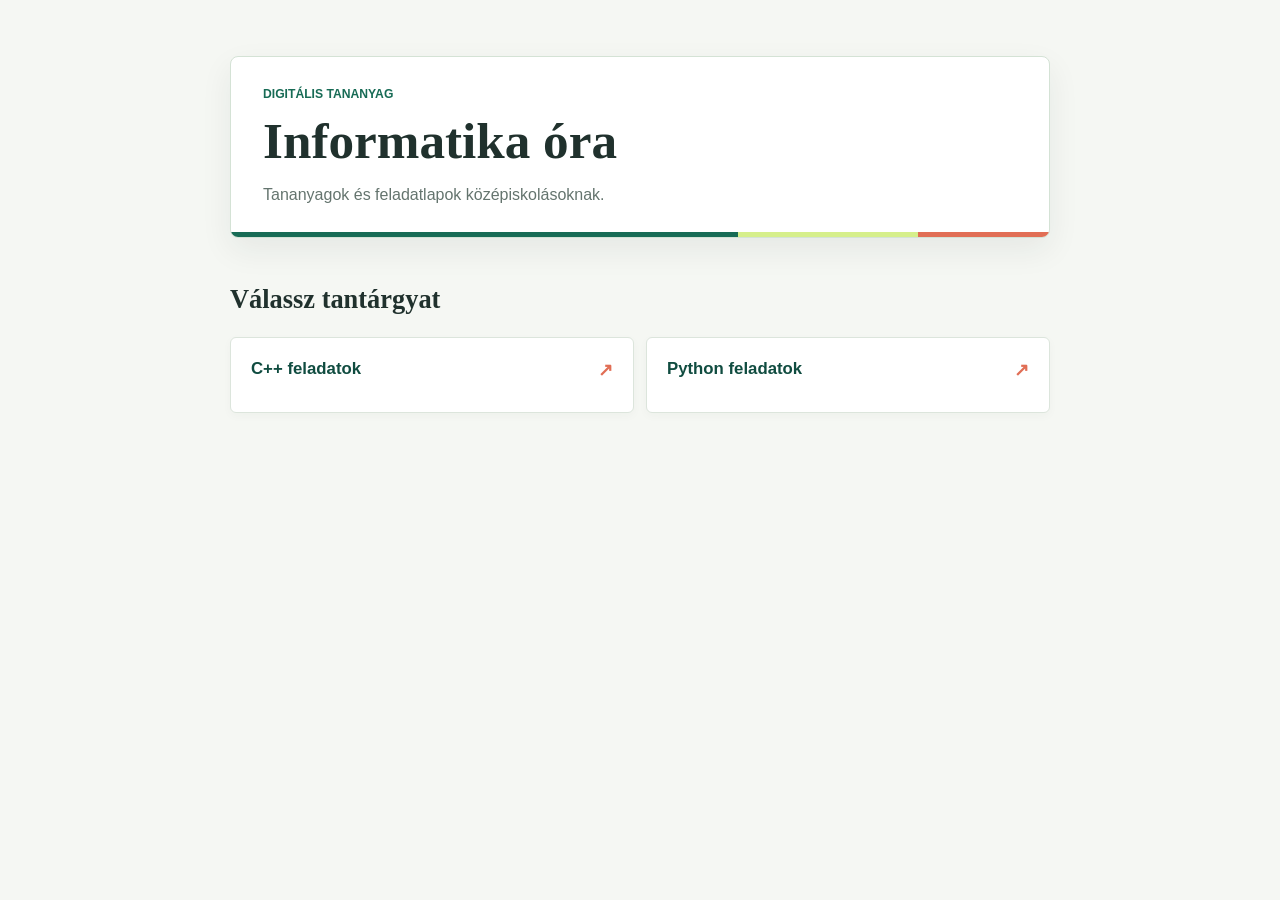
<file: index.html>
<!DOCTYPE html>
<html lang="hu">
<head>
    <meta charset="UTF-8">
    <meta name="viewport" content="width=device-width, initial-scale=1">
    <title>Informatika óra</title>
    <link rel="stylesheet" href="styles.css">
</head>
<body>

<main class="page-shell">
    <header class="page-header">
        <p class="eyebrow">Digitális tananyag</p>
        <h1>Informatika óra</h1>
        <p>Tananyagok és feladatlapok középiskolásoknak.</p>
    </header>

    <section>
        <h2>Válassz tantárgyat</h2>

        <ul class="resource-list">
            <li><a href="cpp/">C++ feladatok</a></li>
            <li><a href="python/">Python feladatok</a></li>
        </ul>
    </section>
</main>

</body>
</html>
</file>
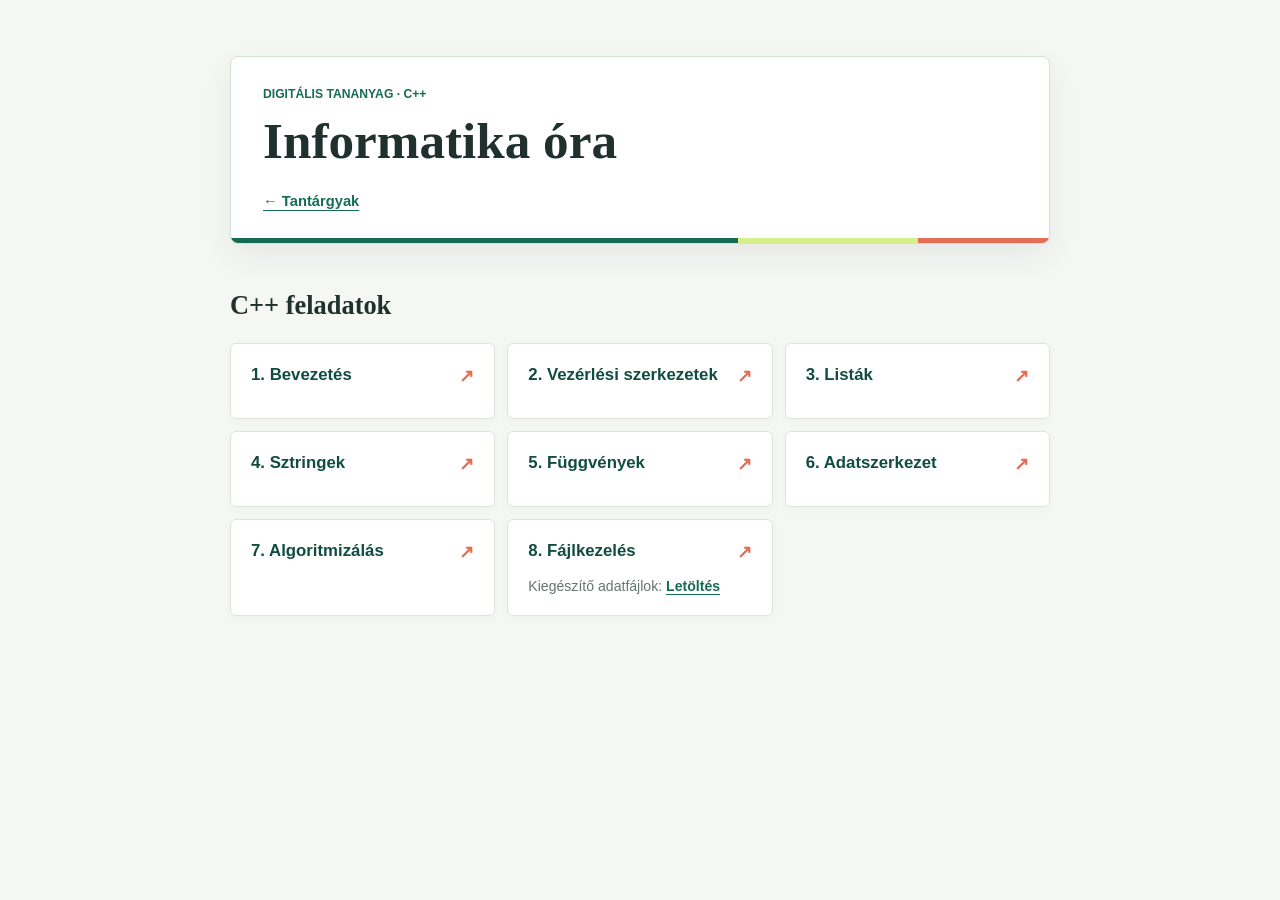
<file: cpp/index.html>
<!DOCTYPE html>
<html lang="hu">
<head>
    <meta charset="UTF-8">
    <meta name="viewport" content="width=device-width, initial-scale=1">
    <title>Informatika óra</title>
    <link rel="stylesheet" href="../styles.css">
</head>
<body>

<main class="page-shell">
    <header class="page-header">
        <p class="eyebrow">Digitális tananyag · C++</p>
        <h1>Informatika óra</h1>
        <a class="back-link" href="../">← Tantárgyak</a>
    </header>

    <section>
        <h2>C++ feladatok</h2>

        <ul class="resource-list">
            <li><a href="elso_lepesek_cpp_feladatlap.pdf">1. Bevezetés</a></li>
            <li><a href="vezerlesi_szerkezetek_cpp_feladatlap.pdf">2. Vezérlési szerkezetek</a></li>
            <li><a href="vektorok_cpp_feladatlap.pdf">3. Listák</a></li>
            <li><a href="sztringek_cpp_feladatlap.pdf">4. Sztringek</a></li>
            <li><a href="fuggvenyek_cpp_feladatlap.pdf">5. Függvények</a></li>
            <li><a href="structok_cpp_feladatlap.pdf">6. Adatszerkezet</a></li>
            <li><a href="algoritmizalas_cpp_feladatlap.pdf">7. Algoritmizálás</a></li>
            <li>
                <a href="fajlkezeles_cpp_feladatlap.pdf">8. Fájlkezelés</a>
                <span class="supplement">Kiegészítő adatfájlok: <a href="../fajlkezeles_adatfajlok.zip">Letöltés</a></span>
            </li>
        </ul>
    </section>
</main>

</body>
</html>
</file>
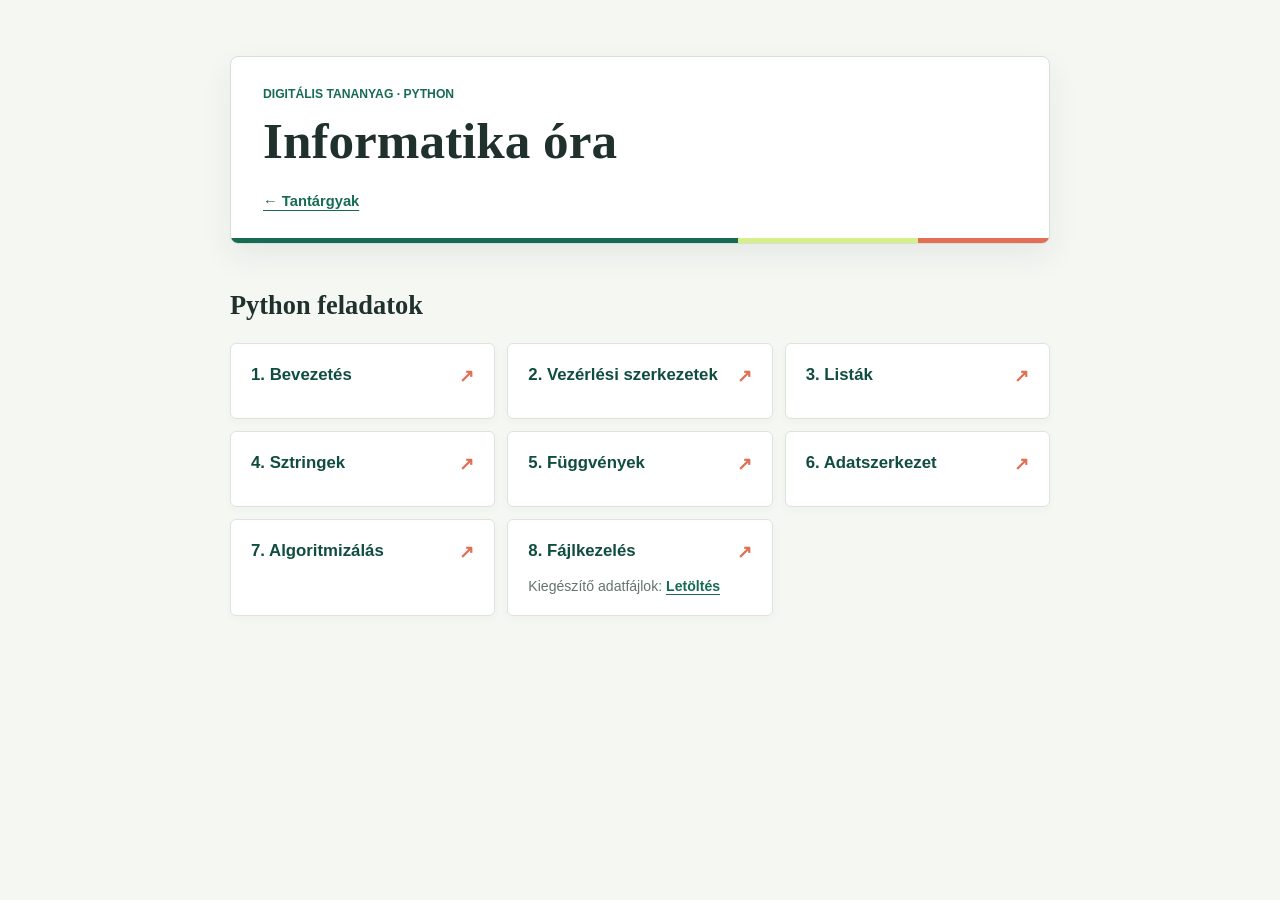
<file: python/index.html>
<!DOCTYPE html>
<html lang="hu">
<head>
    <meta charset="UTF-8">
    <meta name="viewport" content="width=device-width, initial-scale=1">
    <title>Informatika óra</title>
    <link rel="stylesheet" href="../styles.css">
</head>
<body>

<main class="page-shell">
    <header class="page-header">
        <p class="eyebrow">Digitális tananyag · Python</p>
        <h1>Informatika óra</h1>
        <a class="back-link" href="../">← Tantárgyak</a>
    </header>

    <section>
        <h2>Python feladatok</h2>

        <ul class="resource-list">
            <li><a href="elso_lepesek_python_feladatlap.pdf">1. Bevezetés</a></li>
            <li><a href="vezerlesi_szerkezetek_python_feladatlap.pdf">2. Vezérlési szerkezetek</a></li>
            <li><a href="listak_python_feladatlap.pdf">3. Listák</a></li>
            <li><a href="sztringek_python_feladatlap.pdf">4. Sztringek</a></li>
            <li><a href="fuggvenyek_python_feladatlap.pdf">5. Függvények</a></li>
            <li><a href="structok_python_feladatlap.pdf">6. Adatszerkezet</a></li>
            <li><a href="algoritmizalas_python_feladatlap.pdf">7. Algoritmizálás</a></li>
            <li>
                <a href="fajlkezeles_python_feladatlap.pdf">8. Fájlkezelés</a>
                <span class="supplement">Kiegészítő adatfájlok: <a href="../fajlkezeles_adatfajlok.zip">Letöltés</a></span>
            </li>
        </ul>
    </section>
</main>

</body>
</html>
</file>
<file: styles.css>
:root {
    color-scheme: light;
    --ink: #20312d;
    --muted: #64746e;
    --paper: #f5f7f3;
    --surface: #ffffff;
    --green: #176b55;
    --green-dark: #104c40;
    --lime: #d6ef8b;
    --coral: #e16e55;
    --line: #dce5dc;
}

* {
    box-sizing: border-box;
}

body {
    min-height: 100vh;
    margin: 0;
    padding: 56px 24px 80px;
    color: var(--ink);
    background-color: var(--paper);
    background-image: radial-gradient(#c8d7cb 0.7px, transparent 0.7px);
    background-size: 18px 18px;
    font-family: "Trebuchet MS", "Segoe UI", sans-serif;
    line-height: 1.6;
}

.page-shell {
    width: min(100%, 820px);
    margin: 0 auto;
}

.page-header {
    position: relative;
    margin-bottom: 40px;
    padding: 28px 32px 30px;
    overflow: hidden;
    border: 1px solid #d4e2d5;
    border-radius: 8px;
    background: var(--surface);
    box-shadow: 0 12px 32px rgb(32 49 45 / 7%);
}

.page-header::after {
    position: absolute;
    right: 0;
    bottom: 0;
    left: 0;
    height: 5px;
    background: linear-gradient(90deg, var(--green) 0 62%, var(--lime) 62% 84%, var(--coral) 84%);
    content: "";
}

.eyebrow {
    margin: 0 0 8px;
    color: var(--green);
    font-size: 0.76rem;
    font-weight: 700;
    text-transform: uppercase;
}

h1,
h2 {
    font-family: Georgia, "Times New Roman", serif;
}

h1 {
    margin: 0;
    font-size: 3.2rem;
    font-weight: 600;
    line-height: 1.12;
}

.page-header > p:last-child {
    margin: 12px 0 0;
    color: var(--muted);
}

.back-link {
    display: inline-flex;
    margin-top: 20px;
    color: var(--green);
    font-size: 0.92rem;
    font-weight: 700;
    text-decoration-thickness: 1px;
    text-underline-offset: 4px;
}

section {
    margin-top: 36px;
}

h2 {
    margin: 0 0 16px;
    font-size: 1.65rem;
    font-weight: 600;
}

.resource-list {
    display: grid;
    grid-template-columns: repeat(auto-fit, minmax(min(100%, 260px), 1fr));
    gap: 12px;
    margin: 0;
    padding: 0;
    list-style: none;
}

.resource-list li {
    min-width: 0;
    min-height: 76px;
    padding: 18px 20px;
    border: 1px solid var(--line);
    border-radius: 6px;
    background: var(--surface);
    box-shadow: 0 3px 10px rgb(32 49 45 / 3%);
    transition: border-color 160ms ease, box-shadow 160ms ease, transform 160ms ease;
}

.resource-list li:hover {
    transform: translateY(-2px);
    border-color: #9dbdad;
    box-shadow: 0 8px 20px rgb(32 49 45 / 8%);
}

.resource-list li > a:first-child {
    color: var(--green-dark);
    font-size: 1.05rem;
    font-weight: 700;
    text-decoration: none;
}

.resource-list li > a:first-child::after {
    float: right;
    color: var(--coral);
    content: "↗";
    font-size: 1.1rem;
}

.resource-list li > a:first-child:hover {
    color: var(--green);
}

.resource-list a:focus-visible {
    border-radius: 2px;
    outline: 3px solid var(--coral);
    outline-offset: 4px;
}

.supplement {
    display: block;
    margin-top: 10px;
    color: var(--muted);
    font-size: 0.88rem;
}

.supplement a {
    color: var(--green);
    font-weight: 700;
    text-underline-offset: 3px;
}

@media (max-width: 520px) {
    body {
        padding: 24px 16px 48px;
    }

    .page-header {
        margin-bottom: 30px;
        padding: 24px 22px 26px;
    }

    h1 {
        font-size: 2.2rem;
    }

    section {
        margin-top: 28px;
    }
}

@media (prefers-reduced-motion: reduce) {
    *,
    *::before,
    *::after {
        scroll-behavior: auto !important;
        transition-duration: 0.01ms !important;
    }
}
</file>
